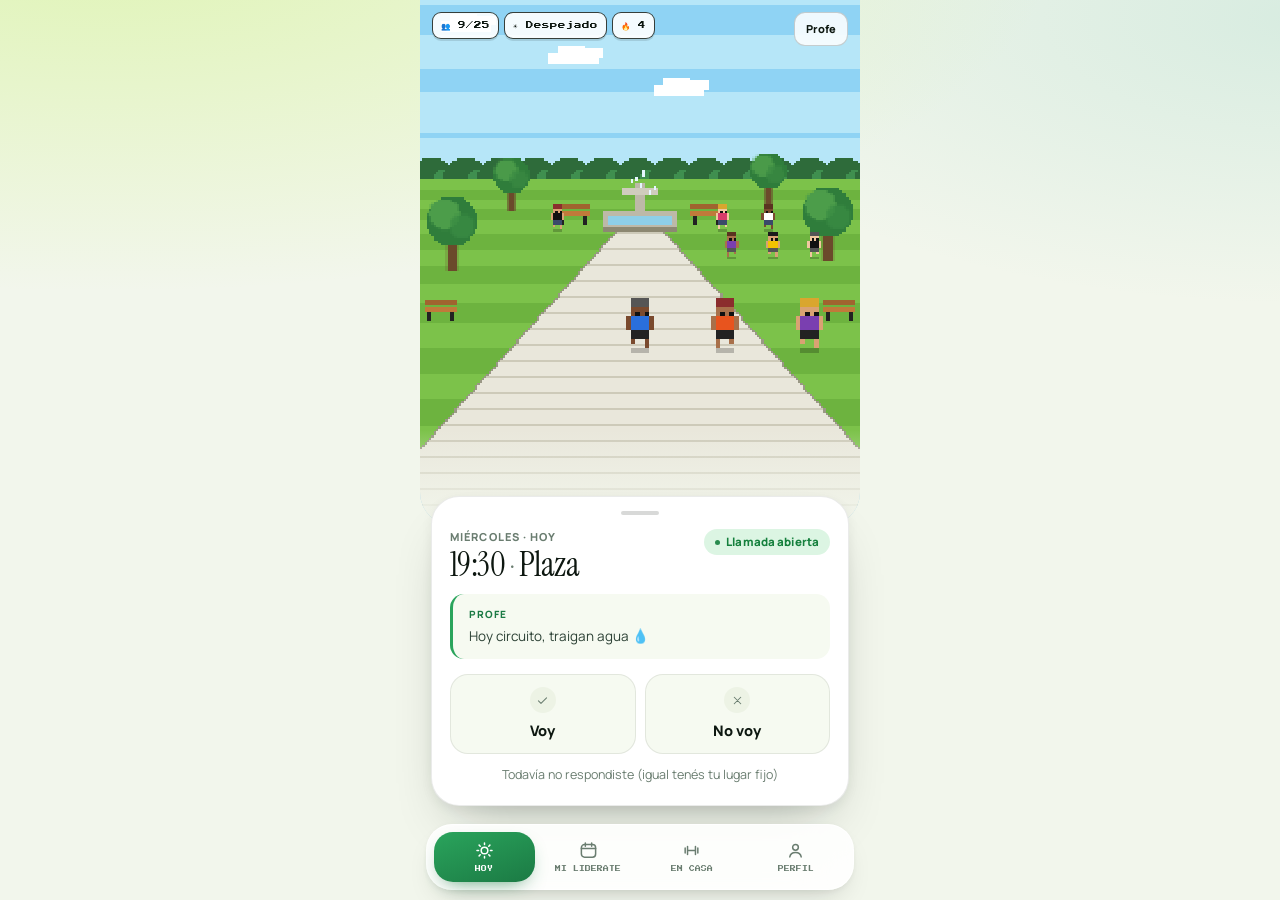
<file: liberate-v4-standalone.html>
<!DOCTYPE html>
<html lang="es">
<head>
<meta charset="utf-8">
<meta name="viewport" content="width=device-width, initial-scale=1, viewport-fit=cover">
<meta name="theme-color" content="#F2F6EC" media="(prefers-color-scheme: light)">
<meta name="theme-color" content="#080F0B" media="(prefers-color-scheme: dark)">
<meta name="description" content="Liberate — prototipo v4. Entrenamiento al aire libre con tu grupo.">
<title>Liberate — Prototipo v4</title>

<link rel="preconnect" href="https://fonts.googleapis.com">
<link rel="preconnect" href="https://fonts.gstatic.com" crossorigin>
<link href="https://fonts.googleapis.com/css2?family=Instrument+Serif:ital@0;1&family=Manrope:wght@400;500;600;700;800&family=Press+Start+2P&display=swap" rel="stylesheet">

<style>
/* =========================================================
   Liberate v4 · design tokens
   Dirección: "verde editorial + glass" — papel verde suave,
   tarjetas de vidrio, tipografía serif para títulos y
   pixel-font sólo como firma de marca.
   ========================================================= */

:root{
  /* superficies */
  --bg:            #F2F6EC;
  --bg-glow-1:     rgba(198,242,107,.42);
  --bg-glow-2:     rgba(110,196,178,.20);
  --surface:       #FFFFFF;
  --surface-2:     #F6FAF1;
  --surface-3:     #EDF3E5;
  --glass:         rgba(255,255,255,.66);
  --glass-strong:  rgba(255,255,255,.88);
  --glass-brd:     rgba(255,255,255,.85);

  /* tinta */
  --ink:           #0D1710;
  --ink-2:         #2C4135;
  --muted:         #6A7D70;
  --line:          rgba(13,23,16,.085);
  --line-2:        rgba(13,23,16,.16);

  /* marca */
  --acc:           #1B7A44;
  --acc-2:         #2AA45C;
  --acc-ink:       #FFFFFF;
  --acc-soft:      #DFF4E4;
  --lime:          #C6F26B;

  /* estados */
  --ok:            #15803D;  --ok-bg:   #DCF5E3;
  --no:            #BE3A2B;  --no-bg:   #FBE5E1;
  --wa:            #A96A05;  --wa-bg:   #FCEFD3;
  --wa-green:      #25A244;

  /* sombras */
  --sh-s: 0 1px 2px rgba(13,23,16,.05), 0 2px 6px rgba(13,23,16,.04);
  --sh-m: 0 2px 6px rgba(13,23,16,.05), 0 14px 30px -14px rgba(13,23,16,.22);
  --sh-l: 0 4px 12px rgba(13,23,16,.06), 0 28px 56px -24px rgba(13,23,16,.30);

  /* radios */
  --r-xs: 8px;
  --r-s:  12px;
  --r-m:  16px;
  --r-l:  22px;
  --r-xl: 30px;

  /* tipografía */
  --f-ui:   'Manrope', system-ui, -apple-system, 'Segoe UI', Roboto, sans-serif;
  --f-disp: 'Instrument Serif', Georgia, 'Times New Roman', serif;
  --f-px:   'Press Start 2P', ui-monospace, monospace;

  /* layout */
  --maxw:   440px;
  --safe-t: env(safe-area-inset-top, 0px);
  --safe-b: env(safe-area-inset-bottom, 0px);
  --nav-h:  78px;
}

/* ---------- tema oscuro ---------- */
@media (prefers-color-scheme: dark){
  :root:not([data-theme="light"]){
    --bg:#080F0B;
    --bg-glow-1: rgba(42,164,92,.14);
    --bg-glow-2: rgba(60,140,160,.10);
    --surface:#121D16;
    --surface-2:#16241B;
    --surface-3:#1B2C21;
    --glass: rgba(24,38,29,.66);
    --glass-strong: rgba(20,33,25,.90);
    --glass-brd: rgba(255,255,255,.09);
    --ink:#EDF5EA;
    --ink-2:#C6D8C8;
    --muted:#93A897;
    --line:rgba(255,255,255,.09);
    --line-2:rgba(255,255,255,.18);
    --acc:#4FC97D;
    --acc-2:#6BE096;
    --acc-ink:#06120A;
    --acc-soft:#13301D;
    --ok:#5FD98A; --ok-bg:#12301F;
    --no:#FF8474; --no-bg:#341A17;
    --wa:#F0B955; --wa-bg:#33280F;
    --sh-s: 0 1px 2px rgba(0,0,0,.5);
    --sh-m: 0 2px 8px rgba(0,0,0,.45), 0 16px 34px -16px rgba(0,0,0,.7);
    --sh-l: 0 4px 14px rgba(0,0,0,.5), 0 30px 60px -26px rgba(0,0,0,.85);
  }
}
:root[data-theme="dark"]{
  --bg:#080F0B;
  --bg-glow-1: rgba(42,164,92,.14);
  --bg-glow-2: rgba(60,140,160,.10);
  --surface:#121D16;
  --surface-2:#16241B;
  --surface-3:#1B2C21;
  --glass: rgba(24,38,29,.66);
  --glass-strong: rgba(20,33,25,.90);
  --glass-brd: rgba(255,255,255,.09);
  --ink:#EDF5EA;
  --ink-2:#C6D8C8;
  --muted:#93A897;
  --line:rgba(255,255,255,.09);
  --line-2:rgba(255,255,255,.18);
  --acc:#4FC97D;
  --acc-2:#6BE096;
  --acc-ink:#06120A;
  --acc-soft:#13301D;
  --ok:#5FD98A; --ok-bg:#12301F;
  --no:#FF8474; --no-bg:#341A17;
  --wa:#F0B955; --wa-bg:#33280F;
  --sh-s: 0 1px 2px rgba(0,0,0,.5);
  --sh-m: 0 2px 8px rgba(0,0,0,.45), 0 16px 34px -16px rgba(0,0,0,.7);
  --sh-l: 0 4px 14px rgba(0,0,0,.5), 0 30px 60px -26px rgba(0,0,0,.85);
}

</style>
<style>
/* =========================================================
   Liberate v4 · base
   ========================================================= */

*,*::before,*::after{ box-sizing:border-box; }
html{ -webkit-text-size-adjust:100%; }
body{
  margin:0;
  min-height:100vh;
  font-family:var(--f-ui);
  font-size:15px;
  line-height:1.45;
  color:var(--ink);
  background:
    radial-gradient(120% 62% at 8% -6%, var(--bg-glow-1), transparent 62%),
    radial-gradient(90% 55% at 102% 2%, var(--bg-glow-2), transparent 58%),
    var(--bg);
  background-attachment:fixed;
  -webkit-font-smoothing:antialiased;
  display:flex;
  justify-content:center;
  padding-top:var(--safe-t);
  padding-bottom:var(--safe-b);
  overflow-x:hidden;
}

#app{
  width:100%;
  max-width:var(--maxw);
  position:relative;
  isolation:isolate;
}

button{ font:inherit; color:inherit; }
a{ color:inherit; }
img,canvas,svg{ display:block; }
svg{ flex:none; }

h1,h2,h3,p,figure{ margin:0; }

/* ---------- tipografía ---------- */
h1,h2{ font-family:var(--f-disp); font-weight:400; letter-spacing:-.015em; line-height:1.04; }
h1{ font-size:34px; }
h2{ font-size:26px; }
h3{ font-size:15px; font-weight:800; letter-spacing:-.005em; }

.serif{ font-family:var(--f-disp); font-weight:400; letter-spacing:-.015em; }
.pixel{ font-family:var(--f-px); letter-spacing:0; }
.xl{ font-size:31px; }

.eyebrow{
  font-size:11px; font-weight:800; text-transform:uppercase;
  letter-spacing:.10em; color:var(--muted);
}
.sub{ font-size:13.5px; color:var(--muted); line-height:1.5; }
.hint{ font-size:12.5px; color:var(--muted); text-align:center; margin-top:12px; line-height:1.5; }
.note{ font-size:12px; color:var(--muted); text-align:center; margin-top:16px; line-height:1.55; }
.mu{ color:var(--muted); }

/* ---------- utilidades ---------- */
.row-between{ display:flex; align-items:center; justify-content:space-between; gap:10px; }
.stack > * + *{ margin-top:12px; }
.center{ text-align:center; }
.sr-only{
  position:absolute; width:1px; height:1px; padding:0; margin:-1px;
  overflow:hidden; clip:rect(0,0,0,0); white-space:nowrap; border:0;
}

/* ---------- entrada de pantalla ---------- */
@keyframes rise{
  from{ opacity:0; transform:translateY(10px); }
  to{ opacity:1; transform:none; }
}
@keyframes pop{
  from{ opacity:0; transform:scale(.96); }
  to{ opacity:1; transform:none; }
}
.is-enter .screen{ animation:rise .42s cubic-bezier(.22,.9,.28,1) both; }
.is-enter .card,
.is-enter .sheet{ animation:pop .38s cubic-bezier(.22,.9,.28,1) both; }

@media (prefers-reduced-motion: reduce){
  *{ animation-duration:.001ms !important; transition-duration:.001ms !important; }
}

/* modo captura: sin animaciones ni transiciones */
html.static *,
html.static *::before,
html.static *::after{ animation:none !important; transition:none !important; }
html.static .is-enter .screen{ opacity:1; transform:none; }
html.static body{ min-height:auto; }

</style>
<style>
/* =========================================================
   Liberate v4 · componentes
   ========================================================= */

/* ---------- app bar ---------- */
.appbar{
  display:flex; align-items:center; justify-content:space-between;
  gap:12px; padding:16px 18px 8px;
}
.logo{ font-family:var(--f-px); font-size:12px; color:var(--ink); }
.logo span{ color:var(--acc-2); }

.role-btn{
  display:inline-flex; align-items:center; gap:7px;
  padding:9px 12px; border-radius:12px; cursor:pointer;
  font-family:var(--f-px); font-size:6.5px; line-height:1.3;
  color:var(--ink); background:var(--glass);
  border:1px solid var(--line-2);
  -webkit-backdrop-filter:blur(14px); backdrop-filter:blur(14px);
  transition:transform .15s ease, background .2s;
}
.role-btn:active{ transform:scale(.96); }
.role-btn svg{ width:13px; height:13px; }

/* ---------- botones ---------- */
.btn{
  display:flex; align-items:center; justify-content:center; gap:8px;
  width:100%; min-height:54px; padding:15px 18px;
  border-radius:var(--r-m); border:1.5px solid var(--line);
  background:var(--surface-2); color:var(--ink);
  font-size:15.5px; font-weight:750; letter-spacing:-.005em;
  cursor:pointer; text-align:center; text-decoration:none;
  transition:transform .14s ease, box-shadow .22s, background .22s, color .22s, border-color .22s;
}
.btn:active{ transform:scale(.977); }
.btn--acc{
  background:linear-gradient(158deg, var(--acc-2), var(--acc));
  color:var(--acc-ink); border-color:transparent;
  box-shadow:0 10px 26px -12px rgba(27,122,68,.75);
}
.btn--ok{
  background:linear-gradient(158deg, #37b06a, var(--ok));
  color:#fff; border-color:transparent;
  box-shadow:0 10px 26px -12px rgba(21,128,61,.75);
}
.btn--no{
  background:linear-gradient(158deg, #d9503f, var(--no));
  color:#fff; border-color:transparent;
  box-shadow:0 10px 26px -12px rgba(190,58,43,.7);
}
.btn--wa{
  background:var(--wa-green); color:#fff; border-color:transparent;
  box-shadow:0 10px 26px -12px rgba(37,162,68,.6);
}
.btn--ghost{ background:var(--glass); -webkit-backdrop-filter:blur(14px); backdrop-filter:blur(14px); }
.btn--sm{ min-height:44px; padding:11px 14px; font-size:13.5px; border-radius:13px; }
.btn--danger-ghost{ color:var(--no); border-color:color-mix(in srgb, var(--no) 28%, transparent); }

/* ---------- pills ---------- */
.pill{
  display:inline-flex; align-items:center; gap:6px;
  padding:5px 11px; border-radius:99px;
  font-size:11.5px; font-weight:800; letter-spacing:.01em; white-space:nowrap;
}
.pill::before{
  content:''; width:5px; height:5px; border-radius:99px;
  background:currentColor; opacity:.9;
}
.pill--ok{ background:var(--ok-bg); color:var(--ok); }
.pill--no{ background:var(--no-bg); color:var(--no); }
.pill--wa{ background:var(--wa-bg); color:var(--wa); }
.pill--mute{ background:var(--surface-3); color:var(--muted); }
.pill--acc{ background:var(--acc-soft); color:var(--acc); }
.pill--bare::before{ display:none; }

/* ---------- cards ---------- */
.card{
  background:var(--surface);
  border:1px solid var(--line);
  border-radius:var(--r-l);
  padding:16px;
  box-shadow:var(--sh-s);
}
.card + .card{ margin-top:12px; }
.card--glass{
  background:var(--glass);
  border-color:var(--glass-brd);
  -webkit-backdrop-filter:blur(22px) saturate(1.4);
  backdrop-filter:blur(22px) saturate(1.4);
  box-shadow:var(--sh-m);
}
.card--flat{ box-shadow:none; background:var(--surface-2); }
.card-head{ display:flex; align-items:center; justify-content:space-between; gap:10px; margin-bottom:12px; }

/* ---------- secciones de página ---------- */
.page{ padding-bottom:calc(var(--nav-h) + 26px); }
.page-head{ padding:8px 18px 14px; }
.page-head h1{ margin-bottom:4px; }
.page-body{ padding:0 14px; }

/* ---------- filas de lista ---------- */
.list{ display:flex; flex-direction:column; }
.item{
  display:flex; align-items:center; gap:12px;
  padding:12px 0; border-top:1px solid var(--line);
}
.item:first-child{ border-top:0; padding-top:2px; }
.item:last-child{ padding-bottom:2px; }
.item-main{ flex:1; min-width:0; }
.item-title{ font-weight:750; font-size:14.5px; letter-spacing:-.005em; }
.item-sub{ font-size:12.5px; color:var(--muted); margin-top:1px; }

.day-badge{
  display:grid; place-items:center; flex:none;
  width:44px; height:46px; border-radius:13px;
  background:var(--surface-3); color:var(--ink-2);
}
.day-badge b{ font-size:15px; font-weight:800; line-height:1; }
.day-badge span{ font-size:9px; font-weight:800; text-transform:uppercase; letter-spacing:.08em; opacity:.7; margin-top:2px; }
.day-badge.is-today{ background:linear-gradient(158deg, var(--acc-2), var(--acc)); color:var(--acc-ink); }

/* ---------- toast ---------- */
.toast{
  position:fixed; left:50%; bottom:calc(var(--nav-h) + 26px + var(--safe-b));
  transform:translate(-50%, 12px);
  max-width:min(88vw, 340px);
  padding:13px 18px; border-radius:15px;
  background:var(--ink); color:var(--bg);
  font-size:13.5px; font-weight:650; text-align:center; line-height:1.4;
  box-shadow:var(--sh-m);
  opacity:0; pointer-events:none; z-index:90;
  transition:opacity .26s, transform .26s cubic-bezier(.22,.9,.28,1);
}
.toast.s{ opacity:1; transform:translate(-50%, 0); }

/* ---------- nav inferior flotante ---------- */
.nav{
  position:fixed; left:50%; bottom:calc(10px + var(--safe-b));
  transform:translateX(-50%);
  width:calc(100% - 22px); max-width:calc(var(--maxw) - 12px);
  display:flex; gap:3px; padding:7px;
  border-radius:26px; z-index:70;
  background:var(--glass-strong);
  border:1px solid var(--glass-brd);
  -webkit-backdrop-filter:blur(26px) saturate(1.6);
  backdrop-filter:blur(26px) saturate(1.6);
  box-shadow:var(--sh-m);
}
.nav button{
  flex:1; min-width:0; border:0; background:none; cursor:pointer;
  display:flex; flex-direction:column; align-items:center; gap:5px;
  padding:9px 2px 8px; border-radius:19px;
  color:var(--muted);
  font-family:var(--f-px); font-size:5.8px; line-height:1.5; letter-spacing:0;
  transition:color .2s, background .24s, transform .16s;
}
.nav button svg{ width:19px; height:19px; }
.nav button:active{ transform:scale(.94); }
.nav button.on{
  color:var(--acc-ink);
  background:linear-gradient(160deg, var(--acc-2), var(--acc));
  box-shadow:0 8px 20px -10px rgba(27,122,68,.85);
}

/* ---------- chips ---------- */
.chips{ display:flex; gap:7px; margin:11px 0 14px; }
.chip{
  flex:1; padding:11px 6px; border-radius:13px; cursor:pointer;
  border:1.5px solid var(--line); background:var(--surface-2);
  font-size:12.5px; font-weight:750; color:var(--ink-2);
  transition:.2s;
}
.chip:active{ transform:scale(.97); }
.chip.on{ background:var(--acc); border-color:transparent; color:var(--acc-ink); }

/* ---------- barra de progreso ---------- */
.bar{ height:7px; border-radius:99px; background:var(--surface-3); overflow:hidden; }
.bar i{ display:block; height:100%; border-radius:99px; background:linear-gradient(90deg, var(--acc-2), var(--acc)); transition:width .5s cubic-bezier(.22,.9,.28,1); }

/* ---------- avisos ---------- */
.alert{
  display:flex; gap:9px; align-items:flex-start;
  margin-top:12px; padding:12px 13px; border-radius:14px;
  background:var(--wa-bg); color:var(--wa);
  font-size:12.8px; font-weight:600; line-height:1.45;
}
.quote{
  position:relative; margin-top:12px; padding:13px 14px 13px 16px;
  border-radius:14px; background:var(--surface-2);
  border-left:3px solid var(--acc-2);
  font-size:13.5px; line-height:1.5; color:var(--ink-2);
}
.quote-tag{
  display:block; font-size:10px; font-weight:800; text-transform:uppercase;
  letter-spacing:.1em; color:var(--acc); margin-bottom:4px;
}

</style>
<style>
/* =========================================================
   Liberate v4 · pantallas
   ========================================================= */

/* ---------- HERO con plaza pixel ---------- */
.hero{
  position:relative; overflow:hidden;
  height:min(54vh, 460px); min-height:320px;
  border-radius:0 0 34px 34px;
  background:#8fd3f4;
}

/* en HOY el hero estira y la hoja queda apoyada arriba del nav */
.screen--hoy{
  min-height:100dvh; display:flex; flex-direction:column;
  padding-bottom:calc(var(--nav-h) + 16px + var(--safe-b));
}
.screen--hoy .hero{ flex:1 1 auto; height:auto; min-height:300px; }
.screen--hoy .sheet{ flex:none; }

.hero canvas{
  position:absolute; inset:0;
  width:100%; height:100%;
  object-fit:cover; object-position:50% 42%;
  image-rendering:pixelated; image-rendering:crisp-edges;
}
.hero-scrim{
  position:absolute; inset:auto 0 0 0; height:96px; pointer-events:none;
  background:linear-gradient(to top, var(--bg), rgba(0,0,0,0));
}
.hero-top{
  position:absolute; top:12px; left:12px; right:12px;
  display:flex; align-items:flex-start; justify-content:space-between; gap:8px;
}
.hud{ display:flex; gap:5px; flex-wrap:wrap; max-width:70%; }
.hud-chip{
  font-family:var(--f-px); font-size:7.5px; line-height:1.4;
  padding:7px 8px; border-radius:9px;
  background:rgba(255,255,255,.90); color:#0D1710;
  border:1.5px solid rgba(13,23,16,.82);
  box-shadow:0 2px 0 rgba(13,23,16,.12);
}
.ghost-pill{
  flex:none; padding:8px 11px; border-radius:11px; cursor:pointer;
  font-size:11px; font-weight:800;
  background:rgba(255,255,255,.86); color:#0D1710;
  border:1.5px solid rgba(13,23,16,.20);
  -webkit-backdrop-filter:blur(10px); backdrop-filter:blur(10px);
}
.hero-ovl{
  position:absolute; inset:0; display:grid; place-items:center;
  pointer-events:none; padding:20px;
}
.hero-ovl b{
  font-family:var(--f-px); font-size:10px; line-height:1.9; text-align:center;
  background:rgba(13,23,16,.92); color:#fff; padding:15px 18px; border-radius:12px;
  box-shadow:0 20px 40px -18px rgba(0,0,0,.7);
}

/* ---------- hoja (sheet) ---------- */
.sheet{
  position:relative; z-index:2;
  margin:-30px 11px 0;
  padding:14px 18px 20px;
  border-radius:28px;
  background:var(--surface);
  border:1px solid var(--line);
  box-shadow:var(--sh-l);
}
.grabber{
  width:38px; height:4px; border-radius:99px;
  background:var(--line-2); margin:0 auto 14px;
}
.sheet-head{ display:flex; align-items:flex-start; justify-content:space-between; gap:10px; }
.sep{ color:var(--muted); font-size:24px; }

/* ---------- respuesta Voy / No voy ---------- */
.answer{ display:grid; grid-template-columns:1fr 1fr; gap:9px; margin-top:15px; }
.answer-btn{
  display:flex; flex-direction:column; align-items:center; justify-content:center; gap:7px;
  min-height:76px; padding:12px 8px;
  border-radius:18px; cursor:pointer;
  border:1.5px solid var(--line); background:var(--surface-2); color:var(--ink);
  font-size:14.5px; font-weight:800; letter-spacing:-.005em;
  transition:transform .14s ease, background .22s, color .22s, box-shadow .22s, border-color .22s;
}
.answer-btn:active{ transform:scale(.97); }
.answer-ic{
  display:grid; place-items:center; width:26px; height:26px; border-radius:50%;
  background:var(--surface-3); font-size:13px; font-weight:800; color:var(--muted);
  transition:background .22s, color .22s;
}
.answer-btn.on{ color:#fff; border-color:transparent; }
.answer-btn.on.ok{
  background:linear-gradient(158deg, #37b06a, var(--ok));
  box-shadow:0 14px 30px -14px rgba(21,128,61,.9);
}
.answer-btn.on.no{
  background:linear-gradient(158deg, #d9503f, var(--no));
  box-shadow:0 14px 30px -14px rgba(190,58,43,.85);
}
.answer-btn.on .answer-ic{ background:rgba(255,255,255,.26); color:#fff; }

/* ---------- grilla de la semana ---------- */
.week{ display:grid; gap:5px; margin-top:14px; }
.week-row{ display:grid; grid-template-columns:46px repeat(5, 1fr); gap:5px; align-items:center; }
.week-day{
  text-align:center; font-size:11px; font-weight:800;
  text-transform:uppercase; letter-spacing:.06em; color:var(--muted);
  padding-bottom:3px;
}
.week-day.is-today{ color:var(--acc); }
.week-day.is-today::after{
  content:''; display:block; width:4px; height:4px; border-radius:99px;
  background:var(--acc); margin:3px auto 0;
}
.week-hour{ font-size:11px; font-weight:800; color:var(--ink-2); line-height:1.15; }
.week-hour span{ display:block; font-size:8.5px; font-weight:700; color:var(--muted); text-transform:uppercase; letter-spacing:.04em; }
.cell{
  aspect-ratio:1/1; border-radius:13px; cursor:pointer;
  border:1.5px dashed var(--line-2); background:none;
  color:var(--muted); font-size:15px; font-weight:800;
  display:grid; place-items:center;
  transition:transform .13s ease, background .2s, border-color .2s, color .2s;
}
.cell:active{ transform:scale(.93); }
.cell.on{
  border:1.5px solid transparent;
  background:linear-gradient(158deg, var(--acc-2), var(--acc));
  color:var(--acc-ink);
  box-shadow:0 6px 16px -8px rgba(27,122,68,.8);
}
.cell.sel{ outline:2px solid var(--ink); outline-offset:2px; }
.week-foot{ display:flex; gap:14px; margin-top:12px; font-size:11px; color:var(--muted); font-weight:650; }

/* ---------- tiles de estadística ---------- */
.stats{ display:grid; grid-template-columns:repeat(3,1fr); gap:8px; margin-top:14px; }
.stat{
  padding:13px 6px 11px; border-radius:16px; text-align:center;
  background:var(--surface-2); border:1px solid var(--line);
}
.stat b{ display:block; font-family:var(--f-disp); font-size:32px; line-height:1; font-weight:400; }
.stat span{
  display:block; margin-top:4px; font-size:9.5px; font-weight:800;
  text-transform:uppercase; letter-spacing:.07em; color:var(--muted);
}
.stat.ok{ background:var(--ok-bg); border-color:transparent; }
.stat.ok b{ color:var(--ok); }
.stat.no{ background:var(--no-bg); border-color:transparent; }
.stat.no b{ color:var(--no); }
.stat.mute b{ color:var(--muted); }

/* ---------- escena mini (profe) ---------- */
.mini{
  position:relative; height:250px; overflow:hidden;
  margin:2px 14px 12px; border-radius:24px;
  border:1px solid var(--line); background:#8fd3f4;
  box-shadow:var(--sh-m);
}
.mini canvas{
  position:absolute; inset:0;
  width:100%; height:100%;
  object-fit:cover; object-position:50% 40%;
  image-rendering:pixelated;
}
.mini .hud{ position:absolute; top:10px; left:10px; max-width:64%; }

/* ---------- textarea ---------- */
textarea{
  width:100%; margin-top:7px; padding:12px 13px;
  border-radius:14px; border:1.5px solid var(--line);
  background:var(--surface-2); color:var(--ink);
  font:inherit; font-size:14px; line-height:1.45;
  resize:none;
  transition:border-color .2s, background .2s;
}
textarea:focus{ outline:none; border-color:var(--acc-2); background:var(--surface); }
.label{ display:block; font-size:11px; font-weight:800; text-transform:uppercase; letter-spacing:.08em; color:var(--muted); }

/* ---------- entrenamiento ---------- */
.ring{
  --p:0;
  position:relative; width:216px; height:216px; border-radius:50%;
  margin:6px auto 4px;
  background:conic-gradient(var(--acc) calc(var(--p) * 1%), var(--surface-3) 0);
  display:grid; place-items:center;
  transition:background .4s linear;
}
.ring.pause{ background:conic-gradient(var(--wa) calc(var(--p) * 1%), var(--surface-3) 0); }
.ring::after{
  content:''; position:absolute; inset:-9px; border-radius:50%;
  border:1px solid var(--line);
}
.ring-inner{
  width:184px; height:184px; border-radius:50%;
  background:var(--surface); display:grid; place-items:center; align-content:center; gap:2px;
  box-shadow:inset 0 0 0 1px var(--line);
}
.ring-num{ font-family:var(--f-px); font-size:44px; line-height:1; color:var(--acc); }
.ring.pause .ring-num{ color:var(--wa); }
.ring-lab{
  font-size:9.5px; font-weight:800; text-transform:uppercase; letter-spacing:.12em;
  color:var(--muted); margin-top:8px;
}

/* ---------- avatares ---------- */
.av-hero{
  border-radius:20px; padding:16px;
  background:
    radial-gradient(120% 90% at 50% 0%, var(--acc-soft), transparent 70%),
    var(--surface-2);
  border:1px solid var(--line);
}
.av{
  image-rendering:pixelated;
  background:transparent;
}
.av-big{ width:92px; height:auto; margin:0 auto; filter:drop-shadow(0 10px 18px rgba(13,23,16,.18)); }
.avs{ display:grid; grid-template-columns:repeat(4,1fr); gap:8px; margin-top:14px; }
.avb{
  cursor:pointer; padding:3px; border-radius:15px;
  border:2px solid transparent; background:var(--surface);
  transition:transform .14s ease, border-color .2s, box-shadow .2s;
}
.avb:active{ transform:scale(.95); }
.avb canvas{ width:100%; height:auto; aspect-ratio:3/5; }
.avb.on{
  border-color:var(--acc);
  box-shadow:0 8px 20px -12px rgba(27,122,68,.8);
}

/* ---------- profe ---------- */
.page--profe{ padding-bottom:44px; }
.stu{
  display:flex; align-items:center; justify-content:space-between; gap:10px;
  padding:10px 0; border-top:1px solid var(--line);
}
.stu:first-child{ border-top:0; }
.mini-btn{
  padding:7px 11px; border-radius:11px; cursor:pointer;
  border:1.5px solid var(--line); background:none; color:var(--ink-2);
  font-size:11.5px; font-weight:800; white-space:nowrap;
  transition:.18s;
}
.mini-btn.on{ background:var(--ok-bg); border-color:transparent; color:var(--ok); }

/* ---------- misc ---------- */
.hr{ height:1px; background:var(--line); border:0; margin:14px 0; }
.kpi{ display:flex; align-items:baseline; gap:6px; }
.kpi b{ font-family:var(--f-disp); font-size:22px; font-weight:400; }
.kpi span{ font-size:12px; color:var(--muted); }

</style>
</head>
<body>
<script>document.documentElement.classList.add("static");</script>

<div id="app"></div>
<div class="toast" id="toast" role="status" aria-live="polite"></div>

<script>
/* =========================================================
   Liberate v4 · estado y utilidades de dominio
   Un único objeto `S` como fuente de verdad.
   ========================================================= */

const DAYS      = ['Lun','Mar','Mié','Jue','Vie'];
const DAYS_FULL = ['Lunes','Martes','Miércoles','Jueves','Viernes'];

/* Día de la demo: 2 = miércoles. Toda la UI deriva de acá, así que
   cambiando este número (o calculándolo con new Date()) se mueve toda la app. */
const HOY    = 2;
const CUPO   = 25;
const PLAN   = 3;
const TURNOS = 3;

const TURNO = {
  m: { h:'8:00',  lugar:'Gym',   icon:'☀️' },
  n: { h:'19:30', lugar:'Plaza', icon:'🌙' }
};

const S = {
  role: 'alumno',
  tab: 'hoy',
  av: 3,
  casa: 0,
  rut: null,
  run: null,
  week: { '0-n':1, '2-n':1, '4-n':1 },
  sel: '2-n',
  llamada: 'abierta',
  clima: 'normal',
  mi: 'esperado',
  mit: 0,
  meA: false,
  msg: 'Hoy circuito, traigan agua 💧',
  al: ['Caro M.','Nicolás P.','Lau G.','Fede R.','Sofi D.','Mati L.','Juli A.','Agus B.',
       'Vale T.','Lucho F.','Mica S.','Tomi H.','Pau C.','Ezequiel O.','Flor N.','Gonza V.',
       'Cami Q.','Dami K.','Rocío E.','Santi Z.'].map((n, i) => ({
         n, t: 0, a: false,
         st: i < 9 ? 'voy' : (i === 10 || i === 15) ? 'no_voy' : 'esperado'
       }))
};

/* rutinas de entrenamiento en casa */
const RT = [
  { n:'Circuito express', lv:'Intermedio', eq:'Sin equipo',
    ex:['Sentadillas','Flexiones','Mountain climbers','Plancha','Burpees','Zancadas'] },
  { n:'Tren inferior', lv:'Principiante', eq:'Sin equipo',
    ex:['Sentadilla sumo','Puente de glúteos','Zancadas alternas','Sentadilla con salto',
        'Elevación de talones','Sentadilla isométrica','Patada de glúteo','Estocada lateral'] },
  { n:'Movilidad y elongación', lv:'Todos', eq:'Colchoneta',
    ex:['Rotación de cadera','Gato y vaca','Estocada con giro','Estiramiento de isquios','Postura del niño'] }
];

/* ---------- derivados ---------- */
function cnt(){
  const v = S.al.filter(x => x.st === 'voy').length    + (S.mi === 'voy' ? 1 : 0);
  const n = S.al.filter(x => x.st === 'no_voy').length + (S.mi === 'no_voy' ? 1 : 0);
  const t = S.al.length + 1;
  return { v, n, s: t - v - n, t };
}
const nSel = () => Object.keys(S.week).length;
const stp  = () => S.mi === 'voy' ? 'Voy' : S.mi === 'no_voy' ? 'No voy' : 'Esperado';

const waLink = () => 'https://wa.me/?text=' + encodeURIComponent(
  `Liberate 🌳 Hoy entrenamos a las 19:30 en la Plaza. ${S.msg}\n¿Venís? Confirmá acá: https://liberate.app/hoy`
);

/* ---------- toast ---------- */
function toast(m){
  const el = document.getElementById('toast');
  if (!el) return;
  el.textContent = m;
  el.classList.add('s');
  clearTimeout(toast.k);
  toast.k = setTimeout(() => el.classList.remove('s'), 2600);
}

</script>
<script>
/* =========================================================
   Liberate v4 · Plaza pixel art (motor procedural)
   Se dibuja a 192x420 lógico y se escala con pixelated.
   El "suelo" está en y=90 (constante OY): todo el mundo se
   dibuja en coordenadas de piso y el canvas se corre 90px.
   ========================================================= */

const SL = [];
[20,40,60,132,152,172].forEach(x => SL.push([x, 90, 1]));
for (let i=0;i<10;i++) SL.push([10 + i*18, 102, 1]);
for (let i=0;i<7;i++)  SL.push([14 + i*26, 122, 2]);
for (let i=0;i<5;i++)  SL.push([22 + i*37, 142, 2]);
for (let i=0;i<5;i++)  SL.push([22 + i*37, 174, 3]);

const MI  = SL.findIndex(s => s[1] === 122 && s[0] === 92);
const ORD = SL.filter((s, i) => i !== MI);

/* ---------- quiénes están en la plaza ---------- */
function who(){
  const l = [];
  if (S.mi === 'voy'){
    const s = SL[MI];
    l.push({ x:s[0], y:s[1], u:s[2], seed:S.av, t:S.mit, me:1, id:99 });
  }
  S.al.forEach((a, i) => {
    if (a.st !== 'voy') return;
    const s = ORD[(i*11 + 2) % ORD.length];
    l.push({ x:s[0], y:s[1], u:s[2], seed:i+1, t:a.t, id:i });
  });
  return l.sort((a, b) => a.y - b.y);
}

/* ---------- un personaje ---------- */
function person(g, p, now){
  const SKIN = ['#f2c7a0','#d9a273','#a8704a','#7a4a2e'];
  const HAIR = ['#1b1b1b','#5a3320','#d9a62e','#8b2d2d','#555'];
  const SHIRT= ['#ffffff','#2a6fdb','#e8541e','#7a3fb0','#f2c200','#111','#d83a6a'];
  const PANT = ['#222','#3a4a6a','#555'];

  const u = p.u, age = now - p.t;
  const fr  = Math.floor(now/260 + p.id) % 2;
  const hop = Math.sin(now/420 + p.id*1.7) > .93;

  let dy = 0;
  if (age < 700){                       // animación de llegada
    const k = 1 - age/700;
    dy = -Math.round(k*k*70);
    g.globalAlpha = Math.min(1, age/200);
  } else if (hop) dy = -u;

  g.fillStyle = 'rgba(0,0,0,.22)';
  g.fillRect(Math.round(p.x - 2*u), p.y, 4*u, u);

  const y = p.y + dy;
  const R = (a, b, w, h, c) => {
    g.fillStyle = c;
    g.fillRect(Math.round(p.x + a*u), Math.round(y + b*u), w*u, h*u);
  };

  R(-2,-11, 4,2, HAIR[p.seed*3 % 5]);
  R(-2, -9, 4,2, SKIN[p.seed % 4]);
  R(-1, -8, 1,1, '#111'); R(1,-8, 1,1, '#111');
  R(-2, -7, 4,3, SHIRT[p.seed*5 % 7]);
  R(-3, -7, 1,3, SKIN[p.seed % 4]); R(2,-7, 1,3, SKIN[p.seed % 4]);
  R(-2, -4, 4,2, PANT[p.seed % 3]);
  R(-2, -2, 1, 2-fr, SKIN[p.seed % 4]);
  R( 1, -2, 1, 1+fr, SKIN[p.seed % 4]);

  if (p.me){ R(-1,-15, 3,1, '#ffd23f'); R(0,-14, 1,1, '#ffd23f'); }  // coronita
  g.globalAlpha = 1;
}

/* ---------- escena completa ---------- */
function drawScene(cv, now){
  const g = cv.getContext('2d');
  const W = 192, H = 330, OY = 90;
  const w = S.clima === 'cancelada' ? 2 : S.clima === 'a_confirmar' ? 1 : 0;

  g.setTransform(1, 0, 0, 1, 0, 0);
  g.clearRect(0, 0, W, 420);
  g.setTransform(1, 0, 0, 1, 0, OY);

  const F = (x,y,a,b,c) => { g.fillStyle = c; g.fillRect(x,y,a,b); };
  const C = (cx,cy,r,c) => {
    g.fillStyle = c;
    for (let j=-r;j<=r;j++){
      const q = Math.round(Math.sqrt(r*r - j*j));
      g.fillRect(cx-q, cy+j, q*2, 1);
    }
  };

  /* cielo */
  const sky = [['#8fd3f4','#b6e6f8'], ['#93a6b0','#b3c1c8'], ['#5d6d77','#77878f']][w];
  F(0, -OY, W, 70+OY, sky[0]);
  [-70,-45,-20,5,30,50,62].forEach((y,i) => F(0, y, W, i<6 ? (i+2)*3 : 8, sky[1]));

  if (!w){ C(150,-45,11,'#fff3a8'); C(150,-45,8,'#ffd93d'); }         // sol

  /* nubes con parallax */
  for (let k=0;k<9;k++){
    const x = Math.round((now/(70+k*12) + k*47) % (W+60) - 30);
    const y = -85 + k*14;
    const c = w ? ['#aab6bc','#8a979e','#6f7c83'][w] : '#fff';
    F(x,y, 22,5, c); F(x+4,y-3, 12,4, c); F(x+14,y-2, 10,4, c);
  }

  /* arboleda de fondo */
  for (let i=0;i<14;i++){ C(i*15+5, 68, 10, '#2e6b3a'); C(i*15+12, 70, 7, '#3f8f4f'); }

  /* pasto con franjas */
  F(0, 68, W, H-68, '#7cc24a');
  for (let y=70, h=3, k=0; y<H; y+=h, h+=.7, k++)
    if (k%2) F(0, Math.round(y), W, Math.round(h), '#6db33f');

  /* camino de piedra en perspectiva */
  for (let y=88;y<H;y++){
    const hw = Math.floor(9 + (y-88)*.9), c = y%7==0 ? '#cdcab9' : '#e9e7db';
    F(96-hw, y, hw*2, 1, c);
    F(96-hw, y, 1,1, '#9a9885'); F(96+hw-1, y, 1,1, '#9a9885');
  }

  /* árboles */
  const T = (x,y,s) => {
    F(x-2*s, y-14*s, 4*s, 14*s, '#6b4a2b');
    C(x, y-20*s, 10*s, '#2f7d3b');
    C(x-3*s, y-23*s, 6*s, '#4fa04c');
    C(x+4*s, y-18*s, 5*s, '#3a8a43');
  };
  T(40,82,.8); T(152,80,.8); T(14,108,1.1); T(178,104,1.1);

  /* bancos */
  const Bn = (x,y) => {
    F(x,y-7, 14,2, '#a0642f'); F(x,y-4, 14,2, '#c07a3a');
    F(x+1,y-2, 2,4, '#222');   F(x+11,y-2, 2,4, '#222');
  };
  Bn(60,86); Bn(118,86); Bn(2,128); Bn(176,128);

  /* fuente */
  F(80,82, 32,7, '#bdb9a8'); F(82,84, 28,4, '#8ecfe8'); F(80,89, 32,2, '#8c8872');
  F(94,70, 4,12, '#bdb9a8'); F(88,72, 16,3, '#cfccbd');
  for (let i=0;i<7;i++)
    F(96 + Math.round(Math.sin(now/180 + i*1.3)*(i+1)), 64 + (i*1.5|0), 1,2, '#e6f7ff');

  /* gente */
  if (S.clima !== 'cancelada') who().forEach(p => person(g, p, now));

  /* clima encima de todo */
  g.setTransform(1,0,0,1,0,0);
  if (w === 1) F(0,0, W,420, 'rgba(60,70,80,.18)');
  if (w === 2){
    F(0,0, W,420, 'rgba(20,30,40,.4)');
    for (let i=0;i<50;i++)
      F((i*53)%W, Math.floor((now/5 + i*29)%420), 1,4, '#cfe6f2');
  }
}

/* ---------- loop único para todos los canvas de plaza ---------- */
let lastPaint = 0;
function paintPlaza(now){
  if (now - lastPaint >= 60){
    lastPaint = now;
    document.querySelectorAll('canvas.plaza').forEach(cv => {
      cv.width = 192; cv.height = 420;          // evita canvas borroso al re-render
      drawScene(cv, now);
    });
  }
  requestAnimationFrame(paintPlaza);
}
requestAnimationFrame(paintPlaza);

/* ---------- dibujo único (modo captura) ---------- */
function paintPlazaOnce(t){
  document.querySelectorAll('canvas.plaza').forEach(cv => {
    cv.width = 192; cv.height = 420;
    drawScene(cv, t || 1200);
  });
}

/* ---------- markup de las dos escenas ---------- */
const hudChips = (full) => {
  const c = cnt(), cx = S.clima === 'cancelada';
  const lab = ['☀️ Despejado','☁️ A confirmar','🌧 Lluvia'][cx ? 2 : S.clima === 'a_confirmar' ? 1 : 0];
  return `<span class="hud-chip">👥 ${cx ? 0 : c.v}/${CUPO}</span><span class="hud-chip">${lab}</span>`
       + (full ? `<span class="hud-chip">🔥 4</span>` : '');
};

const sceneHero = () => `
  <div class="hero">
    <canvas class="plaza" width="192" height="420" aria-label="Plaza con los alumnos que confirmaron"></canvas>
    <div class="hero-top">
      <div class="hud">${hudChips(1)}</div>
      <button class="ghost-pill" onclick="setRole('profe')" aria-label="Ver la app como profe">Profe</button>
    </div>
    <div class="hero-scrim"></div>
    ${S.clima === 'cancelada'
      ? `<div class="hero-ovl"><b>CLASE CANCELADA<br>POR LLUVIA</b></div>` : ''}
  </div>`;

const sceneMini = () => `
  <div class="mini">
    <canvas class="plaza" width="192" height="420" aria-label="Plaza del día"></canvas>
    <div class="hud">${hudChips(0)}</div>
    ${S.clima === 'cancelada'
      ? `<div class="hero-ovl"><b>CLASE CANCELADA<br>POR LLUVIA</b></div>` : ''}
  </div>`;

</script>
<script>
/* =========================================================
   Liberate v4 · UI compartida (iconos, appbar, nav, avatares)
   ========================================================= */

const ICONS = {
  sun:     '<circle cx="12" cy="12" r="4.2"/><path d="M12 2.5v2M12 19.5v2M2.5 12h2M19.5 12h2M5.2 5.2l1.4 1.4M17.4 17.4l1.4 1.4M18.8 5.2l-1.4 1.4M6.6 17.4l-1.4 1.4"/>',
  calendar:'<rect x="3" y="4.5" width="18" height="16" rx="4"/><path d="M3 9.5h18M8 2.5v4M16 2.5v4"/>',
  dumbbell:'<path d="M4 9v6M7 7v10M17 7v10M20 9v6M7 12h10"/>',
  user:    '<circle cx="12" cy="8" r="3.6"/><path d="M4.8 20.2c.6-3.6 3.5-5.6 7.2-5.6s6.6 2 7.2 5.6"/>',
  users:   '<circle cx="9" cy="8" r="3.2"/><path d="M3 20.2c.5-3.2 2.9-4.9 6-4.9s5.5 1.7 6 4.9"/><path d="M16.2 5.2a3.2 3.2 0 0 1 0 6.1M17.5 15.6c2.1.5 3.4 2.1 3.7 4.6"/>',
  check:   '<path d="M4.5 12.6l4.7 4.7L19.5 7"/>',
  x:       '<path d="M6 6l12 12M18 6L6 18"/>',
  cloud:   '<path d="M7 17.5h9.5a3.5 3.5 0 0 0 0-7 5 5 0 0 0-9.6-1.4A3.6 3.6 0 0 0 7 17.5z"/>',
  rain:    '<path d="M7 14.5h9.5a3.5 3.5 0 0 0 0-7 5 5 0 0 0-9.6-1.4A3.6 3.6 0 0 0 7 14.5z"/><path d="M8.5 17.5l-1 2.5M12.5 17.5l-1 2.5M16.5 17.5l-1 2.5"/>',
  play:    '<path d="M8.5 5.5l10 6.5-10 6.5z"/>',
  bell:    '<path d="M6 9a6 6 0 0 1 12 0c0 4 1.5 5.5 1.5 5.5H4.5S6 13 6 9z"/><path d="M10 18a2.2 2.2 0 0 0 4 0"/>',
  wa:      '<path d="M3.5 20.5l1.4-4A8.2 8.2 0 1 1 8 19.2z"/><path d="M8.6 8.4c.2 2.2 2.4 4.4 4.6 4.6.7.1 1.3-.5 1.3-1.2 0-.5-.4-.8-1.4-1.1-.5-.2-.9.4-1.2.6-1-.4-1.9-1.3-2.3-2.3.2-.3.8-.7.6-1.2-.3-1-.6-1.4-1.1-1.4-.7 0-1.3.6-1.2 1.3z"/>',
  dice:    '<rect x="3.5" y="3.5" width="17" height="17" rx="4.5"/><circle cx="8.5" cy="8.5" r="1.2" fill="currentColor" stroke="none"/><circle cx="15.5" cy="8.5" r="1.2" fill="currentColor" stroke="none"/><circle cx="12" cy="12" r="1.2" fill="currentColor" stroke="none"/><circle cx="8.5" cy="15.5" r="1.2" fill="currentColor" stroke="none"/><circle cx="15.5" cy="15.5" r="1.2" fill="currentColor" stroke="none"/>',
  flame:   '<path d="M12 3s5 4.2 5 9a5 5 0 0 1-10 0c0-1.9.9-3.4 1.8-4.4.4 1.2 1.1 1.9 1.9 1.9 1.3 0 1.7-1.4 1.3-2.6z"/>',
  back:    '<path d="M14.5 5.5L8 12l6.5 6.5"/>',
  bolt:    '<path d="M13.5 3L6 13.5h5l-.5 7.5L18 10.5h-5z"/>',
  spark:   '<path d="M12 3.5l1.6 4.6 4.6 1.6-4.6 1.6L12 16l-1.6-4.7L5.8 9.7l4.6-1.6z"/>',
  clock:   '<circle cx="12" cy="12" r="8.5"/><path d="M12 7.5V12l3 2"/>',
  pin:     '<path d="M12 21s6.5-6.2 6.5-11A6.5 6.5 0 0 0 5.5 10c0 4.8 6.5 11 6.5 11z"/><circle cx="12" cy="10" r="2.4"/>'
};

function ic(name, size){
  return `<svg viewBox="0 0 24 24" fill="none" stroke="currentColor" stroke-width="1.9"
    stroke-linecap="round" stroke-linejoin="round" ${size ? `style="width:${size}px;height:${size}px"` : ''}
    aria-hidden="true">${ICONS[name] || ''}</svg>`;
}

/* ---------- barra superior ---------- */
const appbar = () => `
  <header class="appbar">
    <div class="logo">liber<span>ate</span></div>
    <button class="role-btn" onclick="setRole('profe')">${ic('users')} VER COMO PROFE</button>
  </header>`;

/* ---------- navegación inferior ---------- */
const TABS = [
  ['hoy',    'sun',      'HOY'],
  ['lib',    'calendar', 'MI LIBERATE'],
  ['casa',   'dumbbell', 'EN CASA'],
  ['perfil', 'user',     'PERFIL']
];

const nav = () => `
  <nav class="nav" aria-label="Navegación principal">
    ${TABS.map(([k, i, l]) => `
      <button class="${S.tab === k ? 'on' : ''}" onclick="go('${k}')"
        ${S.tab === k ? 'aria-current="page"' : ''}>
        ${ic(i)}${l}
      </button>`).join('')}
  </nav>`;

/* ---------- shell de página ---------- */
function page(title, sub, body, opts = {}){
  return `
  <div class="screen${opts.profe ? ' page--profe' : ''}">
    ${opts.profe ? '' : appbar()}
    <div class="page-head">
      <h1>${title}</h1>
      ${sub ? `<p class="sub">${sub}</p>` : ''}
    </div>
    <div class="page-body">${body}</div>
    ${opts.note ? `<p class="note">${opts.note}</p>` : ''}
  </div>`;
}

/* ---------- avatares (canvas) ---------- */
function paintAvatars(){
  document.querySelectorAll('canvas.av').forEach(c => {
    const u = +c.dataset.u, s = +c.dataset.s;
    c.getContext('2d').clearRect(0, 0, c.width, c.height);
    person(c.getContext('2d'), {
      x: c.width/2, y: c.height - 4, u, seed: s, t: 0, id: 0
    }, 1e6);
  });
}

</script>
<script>
/* =========================================================
   Liberate v4 · pantalla HOY (alumno)
   ========================================================= */

function hoy(){
  const cx = S.clima === 'cancelada';
  const ab = S.llamada === 'abierta';
  const t  = TURNO.n;

  const status = cx
    ? `<span class="pill pill--no">Cancelada</span>`
    : ab ? `<span class="pill pill--ok">Llamada abierta</span>`
         : `<span class="pill pill--mute">Esperado</span>`;

  const copy = S.mi === 'esperado'
      ? 'Todavía no respondiste (igual tenés tu lugar fijo)'
      : S.mi === 'voy'
        ? '¡Tu personaje ya está en la plaza! 💪'
        : 'Liberaste tu lugar. Podés cambiarlo cuando quieras.';

  return `
  <div class="screen screen--hoy">
    ${sceneHero()}
    <div class="sheet">
      <div class="grabber"></div>

      <div class="sheet-head">
        <div>
          <div class="eyebrow">${DAYS_FULL[HOY]} · hoy</div>
          <h1 style="margin-top:2px">${t.h} <span class="sep">·</span> ${t.lugar}</h1>
        </div>
        ${status}
      </div>

      ${S.clima === 'a_confirmar'
        ? `<div class="alert">${ic('cloud', 15)}<div>Clima en duda. El profe confirma a las 19:00.</div></div>`
        : ''}

      ${cx
        ? `<p class="sub" style="margin-top:10px">No se descuenta de tu plan. ¡Nos vemos en la próxima!</p>`
        : (ab && S.msg
            ? `<div class="quote"><span class="quote-tag">Profe</span>${S.msg}</div>`
            : '')}

      ${!cx ? `
        <div class="answer">
          <button class="answer-btn ok ${S.mi === 'voy' ? 'on' : ''}" onclick="mi('voy')"
            aria-pressed="${S.mi === 'voy'}">
            <span class="answer-ic">${ic('check', 13)}</span>Voy
          </button>
          <button class="answer-btn no ${S.mi === 'no_voy' ? 'on' : ''}" onclick="mi('no_voy')"
            aria-pressed="${S.mi === 'no_voy'}">
            <span class="answer-ic">${ic('x', 13)}</span>No voy
          </button>
        </div>
        <p class="hint">${copy}</p>` : ''}
    </div>
    ${nav()}
  </div>`;
}

</script>
<script>
/* =========================================================
   Liberate v4 · pantalla MI LIBERATE (calendario / semana fija)
   ========================================================= */

function liberate(){
  const [i, k] = S.sel.split('-');
  const d    = +i;
  const t    = TURNO[k];
  const free = (k === 'm' ? 15 : 25) - (6 + d*2);

  /* próximas clases: hoy y después, dando la vuelta a la semana */
  const orden = [2,3,4,0,1];
  const up = orden.flatMap(j => ['m','n'].filter(q => S.week[j+'-'+q]).map(q => [j, q]));

  const proximas = up.length ? up.map(([j, q]) => {
    const tt = TURNO[q];
    const esHoy = j === HOY && q === 'n';
    return `
      <div class="item">
        <div class="day-badge ${j === HOY ? 'is-today' : ''}">
          <b>${DAYS[j]}</b><span>${j === HOY ? 'hoy' : j < HOY ? 'próx.' : 'sem'}</span>
        </div>
        <div class="item-main">
          <div class="item-title">${tt.h} · ${tt.lugar}</div>
          <div class="item-sub">${DAYS_FULL[j]}${j === HOY ? ' · hoy' : ''}</div>
        </div>
        ${esHoy
          ? `<span class="pill ${S.mi === 'voy' ? 'pill--ok' : S.mi === 'no_voy' ? 'pill--no' : 'pill--mute'}">${stp()}</span>`
          : `<span class="pill pill--mute">Fija</span>`}
      </div>`;
  }).join('') : `<p class="sub">Todavía no armaste tu semana.</p>`;

  const filas = ['m','n'].map(q => {
    const tt = TURNO[q];
    return `
      <div class="week-row">
        <div class="week-hour">${tt.h}<span>${tt.lugar}</span></div>
        ${DAYS.map((_, j) => {
          const on = !!S.week[j+'-'+q];
          return `<button class="cell ${on ? 'on' : ''} ${S.sel === j+'-'+q ? 'sel' : ''}"
            onclick="tog(${j},'${q}')" aria-pressed="${on}"
            aria-label="${DAYS_FULL[j]} ${tt.h} ${tt.lugar}">${on ? ic('check', 15) : '+'}</button>`;
        }).join('')}
      </div>`;
  }).join('');

  const body = `
    <div class="card">
      <div class="card-head"><h3>Próximas clases</h3>${ic('calendar', 17)}</div>
      <div class="list">${proximas}</div>
    </div>

    <div class="card">
      <div class="card-head">
        <h3>Mi semana fija</h3>
        <span class="pill ${nSel() >= PLAN ? 'pill--wa' : 'pill--ok'}">${nSel()}/${PLAN} clases</span>
      </div>
      <p class="sub">Elegí tu turno base y se arma solo:</p>
      <div class="chips">
        <button class="chip" onclick="base('m')">☀️ Mañana</button>
        <button class="chip" onclick="base('n')">🌙 Noche</button>
        <button class="chip" onclick="base('x')">🔀 Mixto</button>
      </div>
      <div class="week">
        <div class="week-row">
          <div></div>
          ${DAYS.map((n, j) => `<div class="week-day ${j === HOY ? 'is-today' : ''}">${n}</div>`).join('')}
        </div>
        ${filas}
      </div>
      <div class="week-foot">
        <span>${ic('clock', 12)} 2 turnos</span>
        <span>${ic('pin', 12)} Gym y Plaza</span>
      </div>
    </div>

    <div class="card card--flat">
      <div class="card-head" style="margin-bottom:8px">
        <h3 style="margin:0">${DAYS_FULL[d]} · ${t.h} · ${t.lugar}</h3>
        <span class="pill pill--mute">${free} lugares</span>
      </div>
      <p class="sub">${S.week[S.sel]
        ? 'Es parte de tu semana fija.'
        : 'No es tu horario fijo. Podés sumarte como clase extra si hay lugar.'}</p>
      <div style="margin-top:12px;display:grid;gap:8px">
        <button class="btn btn--ghost btn--sm" onclick="toast('Demo: te anotarías solo esta semana')">
          Anotarme solo esta semana</button>
        <button class="btn btn--ghost btn--sm" onclick="toast('Demo: pasarías al otro turno solo hoy')">
          Pasarme al otro turno solo hoy</button>
      </div>
    </div>`;

  return page('Mi Liberate', `${DAYS_FULL[HOY]} · ${cnt().v} confirmados hoy`, body + nav(), {
    note: 'Cambios permanentes aplican desde la semana próxima si los hacés hasta el domingo.'
  });
}

function tog(i, k){
  const key = i + '-' + k;
  S.sel = key;
  if (S.week[key]) delete S.week[key];
  else {
    if (nSel() >= PLAN){
      toast('Llegaste al tope de tu plan (3 clases por semana)');
      render();
      return;
    }
    S.week[key] = 1;
  }
  render();
}

function base(t){
  S.week = {};
  [0,2,4].forEach(d => {
    if (t === 'm' || t === 'x') S.week[d+'-m'] = 1;
    if (t === 'n')              S.week[d+'-n'] = 1;
  });
  if (t === 'x'){ delete S.week['4-m']; S.week['4-n'] = 1; }
  toast('Semana armada según tu turno');
  render();
}

</script>
<script>
/* =========================================================
   Liberate v4 · pantalla ENTRENAR EN CASA
   ========================================================= */

function casa(){
  if (S.run) return runner();
  if (S.rut != null) return detalleRutina();

  const body = `
    <div class="card card--glass">
      <div class="card-head" style="margin-bottom:6px">
        <h3>Esta semana</h3>
        <span class="pill pill--acc">${ic('flame', 12)} ${S.casa} hechos</span>
      </div>
      <p class="sub">Para los días que no podés venir a la plaza.</p>
    </div>

    ${RT.map((r, i) => `
      <div class="card" role="button" tabindex="0"
        onclick="abrirRutina(${i})" onkeydown="if(event.key==='Enter')abrirRutina(${i})">
        <div class="card-head" style="margin-bottom:6px">
          <h3 style="margin:0">${r.n}</h3>
          <span class="pill pill--mute">${r.ex.length} min</span>
        </div>
        <div class="row-between">
          <p class="sub">${r.lv} · ${r.eq}</p>
          <span style="color:var(--acc)">${ic('play', 18)}</span>
        </div>
      </div>`).join('')}`;

  return page('Entrenar en casa', 'Rutinas cortas, sin equipo. Sumá igual tu semana.', body + nav());
}

function abrirRutina(i){ S.rut = i; render(); }

function detalleRutina(){
  const r = RT[S.rut];
  const body = `
    <div class="card">
      <div class="card-head">
        <h3 style="margin:0">${r.n}</h3>
        <span class="pill pill--mute">${r.ex.length} ejercicios</span>
      </div>
      <p class="sub">40 s de trabajo · 20 s de pausa · ${r.lv} · ${r.eq}</p>
      <hr class="hr">
      <div class="list">
        ${r.ex.map((e, i) => `
          <div class="item">
            <div class="day-badge" style="width:34px;height:34px;border-radius:10px">
              <b style="font-size:13px">${i+1}</b>
            </div>
            <div class="item-main"><div class="item-title">${e}</div></div>
          </div>`).join('')}
      </div>
    </div>
    <div style="margin-top:12px;display:grid;gap:8px">
      <button class="btn btn--acc" onclick="start()">${ic('play', 17)} Empezar</button>
      <button class="btn btn--ghost btn--sm" onclick="S.rut=null;render()">Volver</button>
    </div>`;
  return page(r.n, 'Sin equipo, sin excusas.', body + nav());
}

function start(){
  S.run = { i:0, left:40, rest:false, done:0 };
  clearInterval(S.iv);
  S.iv = setInterval(tick, 1000);
  render();
}

/* El timer actualiza sólo el anillo, sin repintar toda la pantalla. */
function tick(){
  const r = S.run; if (!r) return;
  r.left--;

  if (r.left < 0){
    const n = RT[S.rut].ex.length;
    if (!r.rest && r.i === n-1){ r.done = 1; clearInterval(S.iv); S.casa++; }
    else if (!r.rest){ r.rest = true; r.left = 20; }
    else { r.i++; r.rest = false; r.left = 40; }
  }

  if (r.done){ render(); return; }
  paintRunner(r);
}

function paintRunner(r){
  const ex = RT[S.rut].ex;
  const ring  = document.getElementById('ring');
  const num   = document.getElementById('ringNum');
  const lab   = document.getElementById('ringLab');
  const name  = document.getElementById('exName');
  const next  = document.getElementById('exNext');
  const step  = document.getElementById('exStep');
  if (!ring || r.done) { render(); return; }

  const p = r.rest ? (20 - r.left)/20*100 : (40 - r.left)/40*100;
  ring.style.setProperty('--p', p.toFixed(1));
  ring.classList.toggle('pause', r.rest);
  num.textContent = r.left;
  lab.textContent = r.rest ? 'Pausa' : 'Trabajo';
  name.textContent = r.rest ? 'Recuperá' : ex[r.i];
  step.textContent = `Ejercicio ${r.i+1} de ${ex.length}`;
  next.textContent = ex[r.i+1] ? 'Sigue: ' + ex[r.i+1] : '¡Último ejercicio!';
}

function runner(){
  const r = S.run, ex = RT[S.rut].ex;

  if (r.done){
    const bodyDone = `
      <div class="card center" style="padding:28px 18px">
        <div style="color:var(--acc);display:flex;justify-content:center">${ic('flame', 54)}</div>
        <h2 style="margin-top:12px">Entrenamiento completo</h2>
        <p class="sub" style="margin-top:6px">Llevás ${S.casa} entrenamientos en casa esta semana.</p>
      </div>
      <button class="btn btn--acc" style="margin-top:12px"
        onclick="S.run=null;S.rut=null;render()">Volver</button>`;
    return page('¡Listo!', 'Un día más que no se negocia.', bodyDone + nav());
  }

  const p = r.rest ? (20 - r.left)/20*100 : (40 - r.left)/40*100;

  const body = `
    <div class="card center" style="padding:20px 16px 24px">
      <div class="eyebrow" id="exStep">Ejercicio ${r.i+1} de ${ex.length}</div>
      <h2 id="exName" style="margin:6px 0 2px">${r.rest ? 'Recuperá' : ex[r.i]}</h2>

      <div class="ring ${r.rest ? 'pause' : ''}" id="ring" style="--p:${p.toFixed(1)}"
        role="timer" aria-live="off">
        <div class="ring-inner">
          <div class="ring-num" id="ringNum">${r.left}</div>
          <div class="ring-lab" id="ringLab">${r.rest ? 'Pausa' : 'Trabajo'}</div>
        </div>
      </div>

      <p class="sub" style="margin-top:16px" id="exNext">
        ${ex[r.i+1] ? 'Sigue: ' + ex[r.i+1] : '¡Último ejercicio!'}</p>
    </div>

    <button class="btn btn--ghost btn--sm" style="margin-top:10px"
      onclick="clearInterval(S.iv);S.run=null;render()">Terminar</button>`;

  return page(RT[S.rut].n, '40 s de trabajo · 20 s de pausa', body + nav());
}

</script>
<script>
/* =========================================================
   Liberate v4 · pantalla PERFIL
   ========================================================= */

function perfil(){
  const usadas = 9, total = 12, racha = 4;

  const body = `
    <div class="card center av-hero">
      <canvas class="av av-big" data-u="6" data-s="${S.av}" width="48" height="80"
        aria-label="Tu personaje en la plaza"></canvas>
      <h3 style="margin-top:12px">Alumno demo</h3>
      <p class="sub" style="margin-top:2px">Elegí tu personaje para la plaza</p>
      <div class="avs">
        ${[0,1,2,3,4,5,6,7].map(s => `
          <button class="avb ${S.av === s ? 'on' : ''}" onclick="setAv(${s})"
            aria-pressed="${S.av === s}" aria-label="Personaje ${s+1}">
            <canvas class="av" data-u="3" data-s="${s}" width="24" height="40"></canvas>
          </button>`).join('')}
      </div>
    </div>

    <div class="card">
      <div class="card-head">
        <h3 style="margin:0">Mi membresía</h3>
        <span class="pill pill--ok">Activa</span>
      </div>
      <div class="serif xl">Plan 3 clases por semana</div>
      <p class="sub" style="margin-top:2px">Vence el 30/11</p>

      <div class="row-between" style="margin-top:16px">
        <span class="sub" style="font-weight:700;color:var(--ink-2)">Clases del mes</span>
        <span class="kpi"><b>${usadas}</b><span>/ ${total}</span></span>
      </div>
      <div class="bar" style="margin-top:8px"><i style="width:${usadas/total*100}%"></i></div>

      <div class="stats">
        <div class="stat ok"><b>${racha}</b><span>Racha</span></div>
        <div class="stat"><b>${total-usadas}</b><span>Restan</span></div>
        <div class="stat"><b>${nSel()}</b><span>Fijas / sem</span></div>
      </div>

      <div style="display:grid;gap:8px;margin-top:14px">
        <button class="btn btn--ghost btn--sm" onclick="toast('Demo: pausar plan')">Pausar plan</button>
        <button class="btn btn--acc btn--sm" onclick="toast('Demo: renovar cuota')">Renovar</button>
      </div>
    </div>`;

  return page('Perfil', 'Tu personaje, tu plan y tu racha.', body + nav());
}

function setAv(s){ S.av = s; render(); }

</script>
<script>
/* =========================================================
   Liberate v4 · vista PROFE
   ========================================================= */

function profe(){
  const c  = cnt();
  const ab = S.llamada === 'abierta';
  const cx = S.clima === 'cancelada';

  /* ---------- estado del clima ---------- */
  const bloqueClima = cx
    ? `<div class="card">
         <div class="card-head">
           <h3 style="margin:0">Clase cancelada</h3>
           <span class="pill pill--no">${ic('rain', 12)} Lluvia</span>
         </div>
         <p class="sub">Se avisó a todos y no se descuenta del plan.</p>
         <button class="btn btn--ghost btn--sm" style="margin-top:12px"
           onclick="S.clima='normal';render()">Deshacer</button>
       </div>`
    : `<div class="card">
         <div class="card-head"><h3 style="margin:0">Clima</h3>${ic('cloud', 17)}</div>
         <div style="display:grid;grid-template-columns:1fr 1fr;gap:8px">
           <button class="btn btn--ghost btn--sm" onclick="toggleClima()">
             ${ic('cloud', 14)} ${S.clima === 'a_confirmar' ? 'Confirmado' : 'A confirmar'}</button>
           <button class="btn btn--ghost btn--sm btn--danger-ghost" onclick="cancelarPorLluvia()">
             ${ic('rain', 14)} Cancelar</button>
         </div>
       </div>`;

  /* ---------- abrir llamada / panel de respuestas ---------- */
  const bloqueLlamada = (!ab && !cx)
    ? `<div class="card">
         <div class="card-head">
           <h3 style="margin:0">Pasar lista</h3>
           <span class="pill pill--mute">Sin abrir</span>
         </div>
         <p class="sub">Abrí la llamada del día para que los alumnos confirmen.</p>
         <button class="btn btn--acc" style="margin-top:14px" onclick="abrirLlamada()">
           ${ic('bell', 16)} Abrir llamada de hoy</button>
       </div>`
    : (ab ? `<div class="card card--glass">
         <div class="card-head">
           <h3 style="margin:0">Respuestas de hoy</h3>
           <button class="mini-btn on" onclick="cerrarLlamada()">${ic('bolt', 11)} Abierta · cerrar</button>
         </div>
         <div class="stats">
           <div class="stat ok"><b>${c.v}</b><span>Voy</span></div>
           <div class="stat no"><b>${c.n}</b><span>No voy</span></div>
           <div class="stat mute"><b>${c.s}</b><span>Sin resp.</span></div>
         </div>

         <label class="label" style="margin-top:16px">Mensaje para el grupo</label>
         <textarea rows="2" oninput="S.msg=this.value">${S.msg}</textarea>

         <a class="btn btn--wa btn--sm" style="margin-top:9px" target="_blank" rel="noopener" href="${waLink()}">
           ${ic('wa', 15)} Compartir en WhatsApp</a>
         <div style="display:grid;gap:8px;margin-top:8px">
           <button class="btn btn--ghost btn--sm" onclick="sim()">${ic('dice', 14)} Simular respuestas (demo)</button>
           <button class="btn btn--ghost btn--sm" onclick="recordar()">${ic('bell', 14)} Recordar a los ${c.s} que faltan</button>
         </div>
       </div>` : '');

  /* ---------- lista de asistencia ---------- */
  const asistencia = (ab && !cx)
    ? `<div class="card">
         <div class="card-head">
           <h3 style="margin:0">Asistencia</h3>
           <span class="pill pill--mute">${marcados()}/${c.t}</span>
         </div>
         <div class="list">
           ${filasAsistencia().map(x => `
             <div class="stu">
               <div>
                 <div class="item-title">${x.n}</div>
                 <span class="pill ${x.st === 'voy' ? 'pill--ok' : x.st === 'no_voy' ? 'pill--no' : 'pill--mute'}"
                   style="margin-top:4px">${x.st === 'voy' ? 'Voy' : x.st === 'no_voy' ? 'No voy' : 'Esperado'}</span>
               </div>
               <button class="mini-btn ${x.a ? 'on' : ''}" onclick="asis(${x.i})">
                 ${x.a ? ic('check', 12) + ' Vino' : 'Marcar'}
               </button>
             </div>`).join('')}
         </div>
       </div>` : '';

  const cabecera = `
    <header class="appbar">
      <div class="logo">liber<span>ate</span></div>
      <button class="role-btn" onclick="setRole('alumno')">${ic('back')} VER COMO ALUMNO</button>
    </header>`;

  const hero = `
    ${sceneMini()}
    <div class="page-body">
      <div class="card card--flat" style="margin-top:0">
        <div class="row-between">
          <span class="eyebrow">${DAYS_FULL[HOY]} · hoy</span>
          <span class="pill ${cx ? 'pill--no' : ab ? 'pill--ok' : 'pill--mute'}">
            ${cx ? 'Cancelada' : ab ? 'Llamada abierta' : 'Sin abrir'}</span>
        </div>
        <h1 style="margin-top:8px">19:30 <span class="sep">·</span> Plaza</h1>
        <p class="sub" style="margin-top:4px">Cupo ${CUPO} · ${c.t} alumnos esperados</p>
      </div>
      ${bloqueLlamada}
      ${bloqueClima}
      ${asistencia}
      <p class="note">Vista del profe · datos de ejemplo</p>
    </div>`;

  return `<div class="screen page--profe">${cabecera}${hero}</div>`;
}

/* ---------- helpers de profe ---------- */
const marcados = () => S.al.filter(x => x.a).length + (S.meA ? 1 : 0);

function filasAsistencia(){
  const rows = [{ n:'Vos (alumno demo)', st:S.mi, a:S.meA, i:0 }];
  S.al.forEach((x, i) => rows.push({ n:x.n, st:x.st, a:x.a, i:i+1 }));
  return rows;
}

function abrirLlamada(){
  S.llamada = 'abierta';
  toast('Llamada abierta · push enviado');
  render();
}

function cerrarLlamada(){
  S.llamada = 'sin_abrir';
  toast('Llamada cerrada');
  render();
}

function toggleClima(){
  S.clima = S.clima === 'a_confirmar' ? 'normal' : 'a_confirmar';
  render();
}

function cancelarPorLluvia(){
  if (confirm('¿Cancelar la clase por lluvia?')){
    S.clima = 'cancelada';
    toast('Push enviado a todos');
    render();
  }
}

function recordar(){ toast('Recordatorio enviado a ' + cnt().s + ' alumnos'); }

function sim(){
  S.al.forEach((x,i) => {
    if (x.st === 'esperado' && Math.random() < .65){
      x.st = Math.random() < .82 ? 'voy' : 'no_voy';
      x.t = performance.now() + i*150;
    }
  });
  render();
}

function asis(i){
  if (i === 0) S.meA = !S.meA;
  else S.al[i-1].a = !S.al[i-1].a;
  render();
}

</script>
<script>
/* =========================================================
   Liberate v4 · controlador: render, navegación y acciones
   ========================================================= */

const app = () => document.getElementById('app');

function render(){
  const shell = S.role === 'profe' ? profe()
    : S.tab === 'hoy'    ? hoy()
    : S.tab === 'lib'    ? liberate()
    : S.tab === 'casa'   ? casa()
    : perfil();

  app().innerHTML = shell;
  app().classList.remove('is-enter');
  void app().offsetWidth;          // fuerza reflow para reiniciar la animación
  app().classList.add('is-enter');

  paintAvatars();
  if (document.documentElement.classList.contains('static')) paintPlazaOnce();
}

/* ---------- navegación ---------- */
function go(tab){
  S.tab = tab;
  clearInterval(S.iv);
  S.run = null;
  S.rut = null;
  render();
  window.scrollTo(0, 0);
}

function setRole(role){
  S.role = role;
  render();
  window.scrollTo(0, 0);
}

/* ---------- responder el día ---------- */
function mi(v){
  S.mi = S.mi === v ? 'esperado' : v;
  if (S.mi === 'voy') S.mit = performance.now();
  toast(S.mi === 'esperado' ? 'Quitaste tu respuesta'
      : S.mi === 'voy'      ? 'Confirmado · te esperamos'
      : 'Avisaste que no vas');
  render();
}

/* ---------- deep links (útiles para capturas y para compartir) ---------- */
function applyDeepLink(){
  const P = new URLSearchParams(location.search);
  if (P.get('static')) document.documentElement.classList.add('static');

  const preset = {
    profe:   () => { S.role = 'profe'; },
    abierta: () => { S.role = 'profe'; S.llamada = 'abierta'; S.mi = 'voy'; },
    lluvia:  () => { S.clima = 'cancelada'; },
    lib:     () => { S.tab = 'lib'; },
    casa:    () => { S.tab = 'casa'; },
    rutina:  () => { S.tab = 'casa'; S.rut = 1; },
    timer:   () => { S.tab = 'casa'; S.rut = 0; S.run = { i:2, left:27, rest:false, done:0 }; },
    perfil:  () => { S.tab = 'perfil'; }
  };
  const fn = preset[window.S_PRESET || P.get('s')];
  if (fn) fn();
}

/* ---------- arranque ---------- */
applyDeepLink();
render();

/* Mantiene viva la escena si la pestaña estuvo oculta */
document.addEventListener('visibilitychange', () => {
  if (!document.hidden) render();
});

</script>
</body>
</html>
</file>
